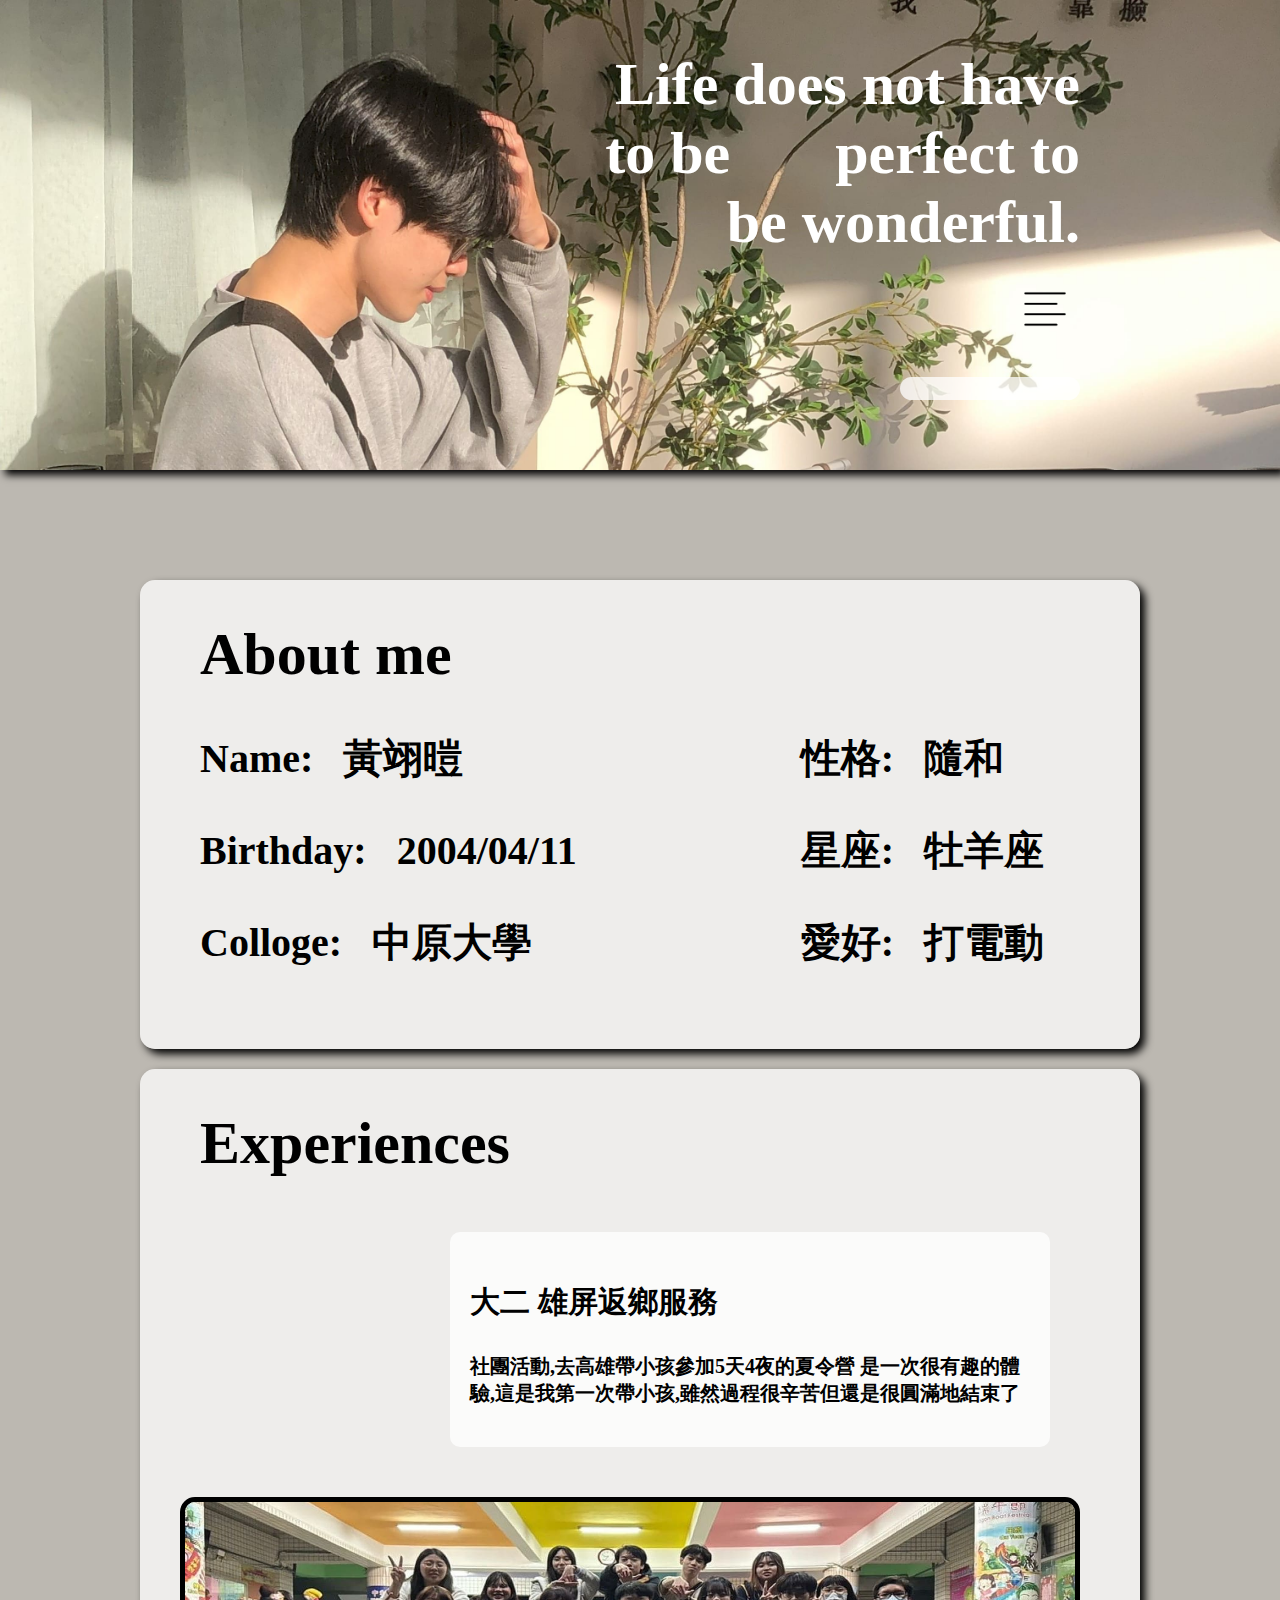
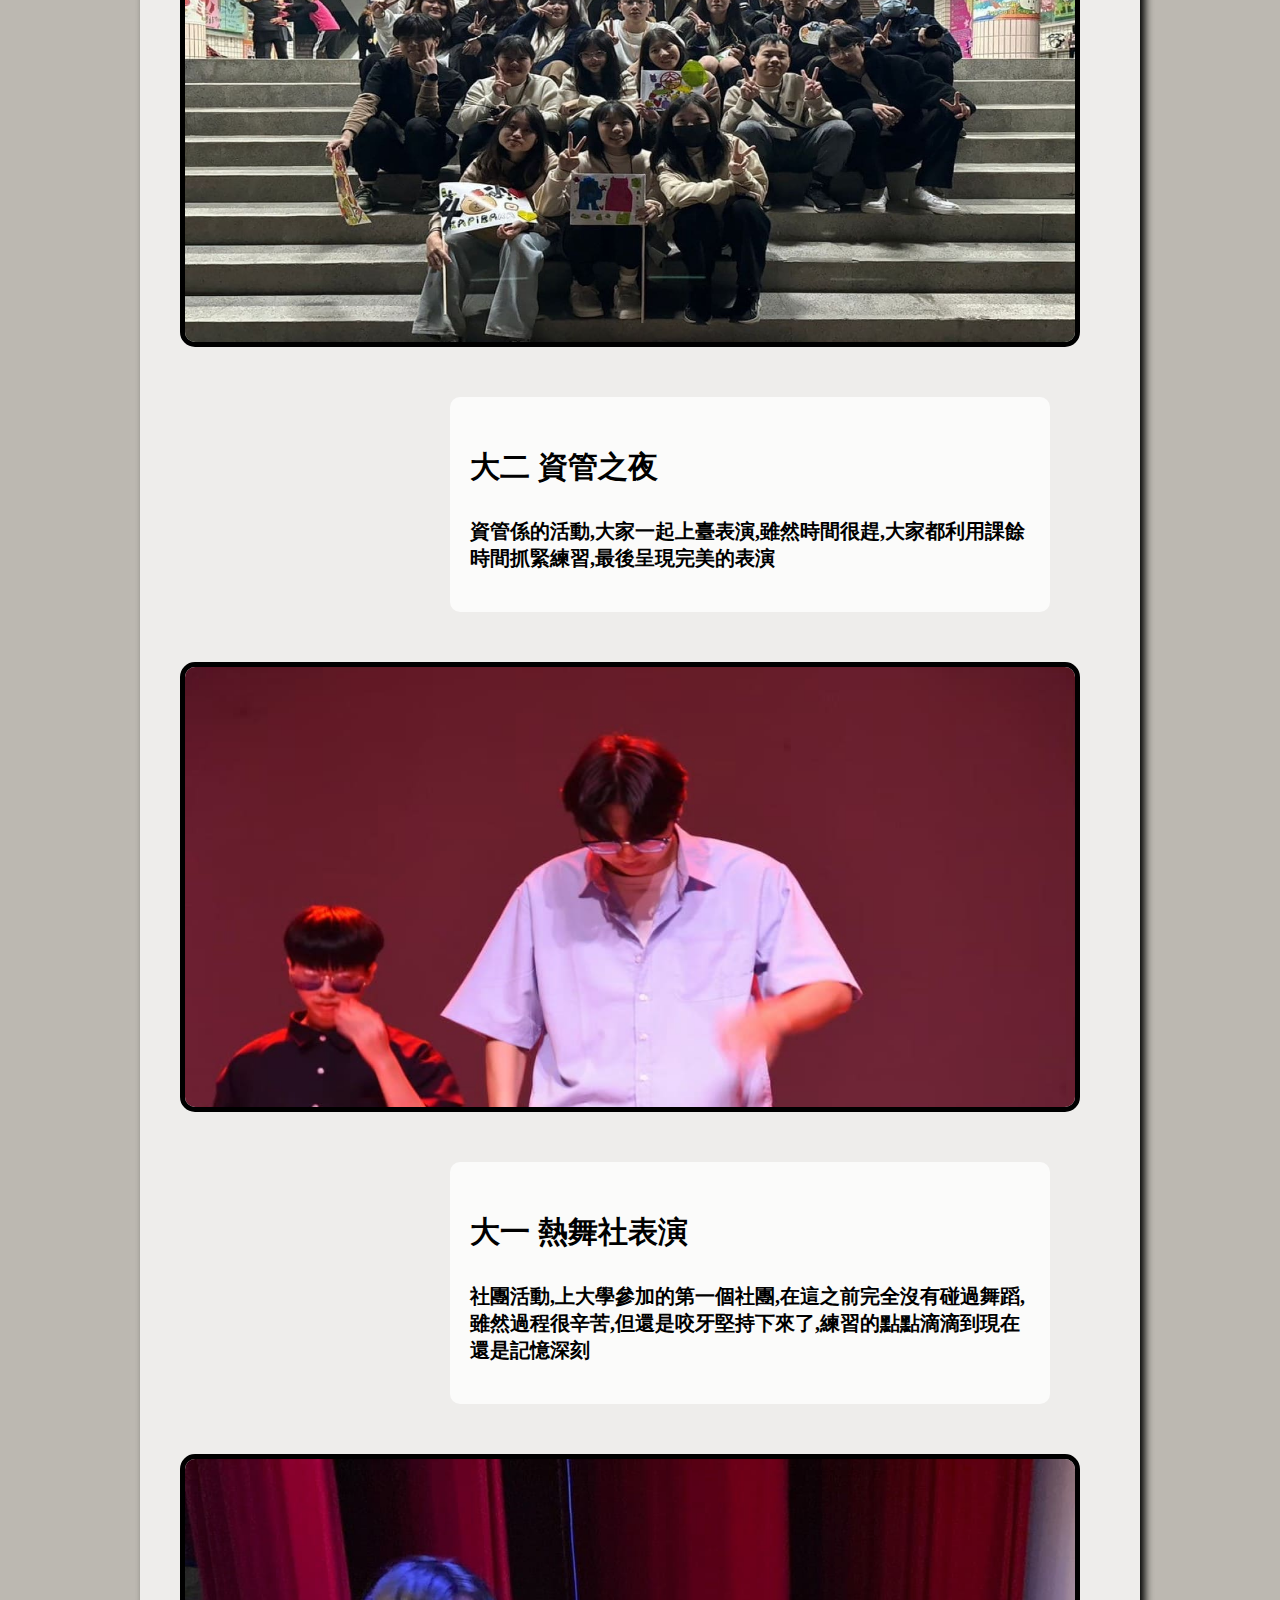
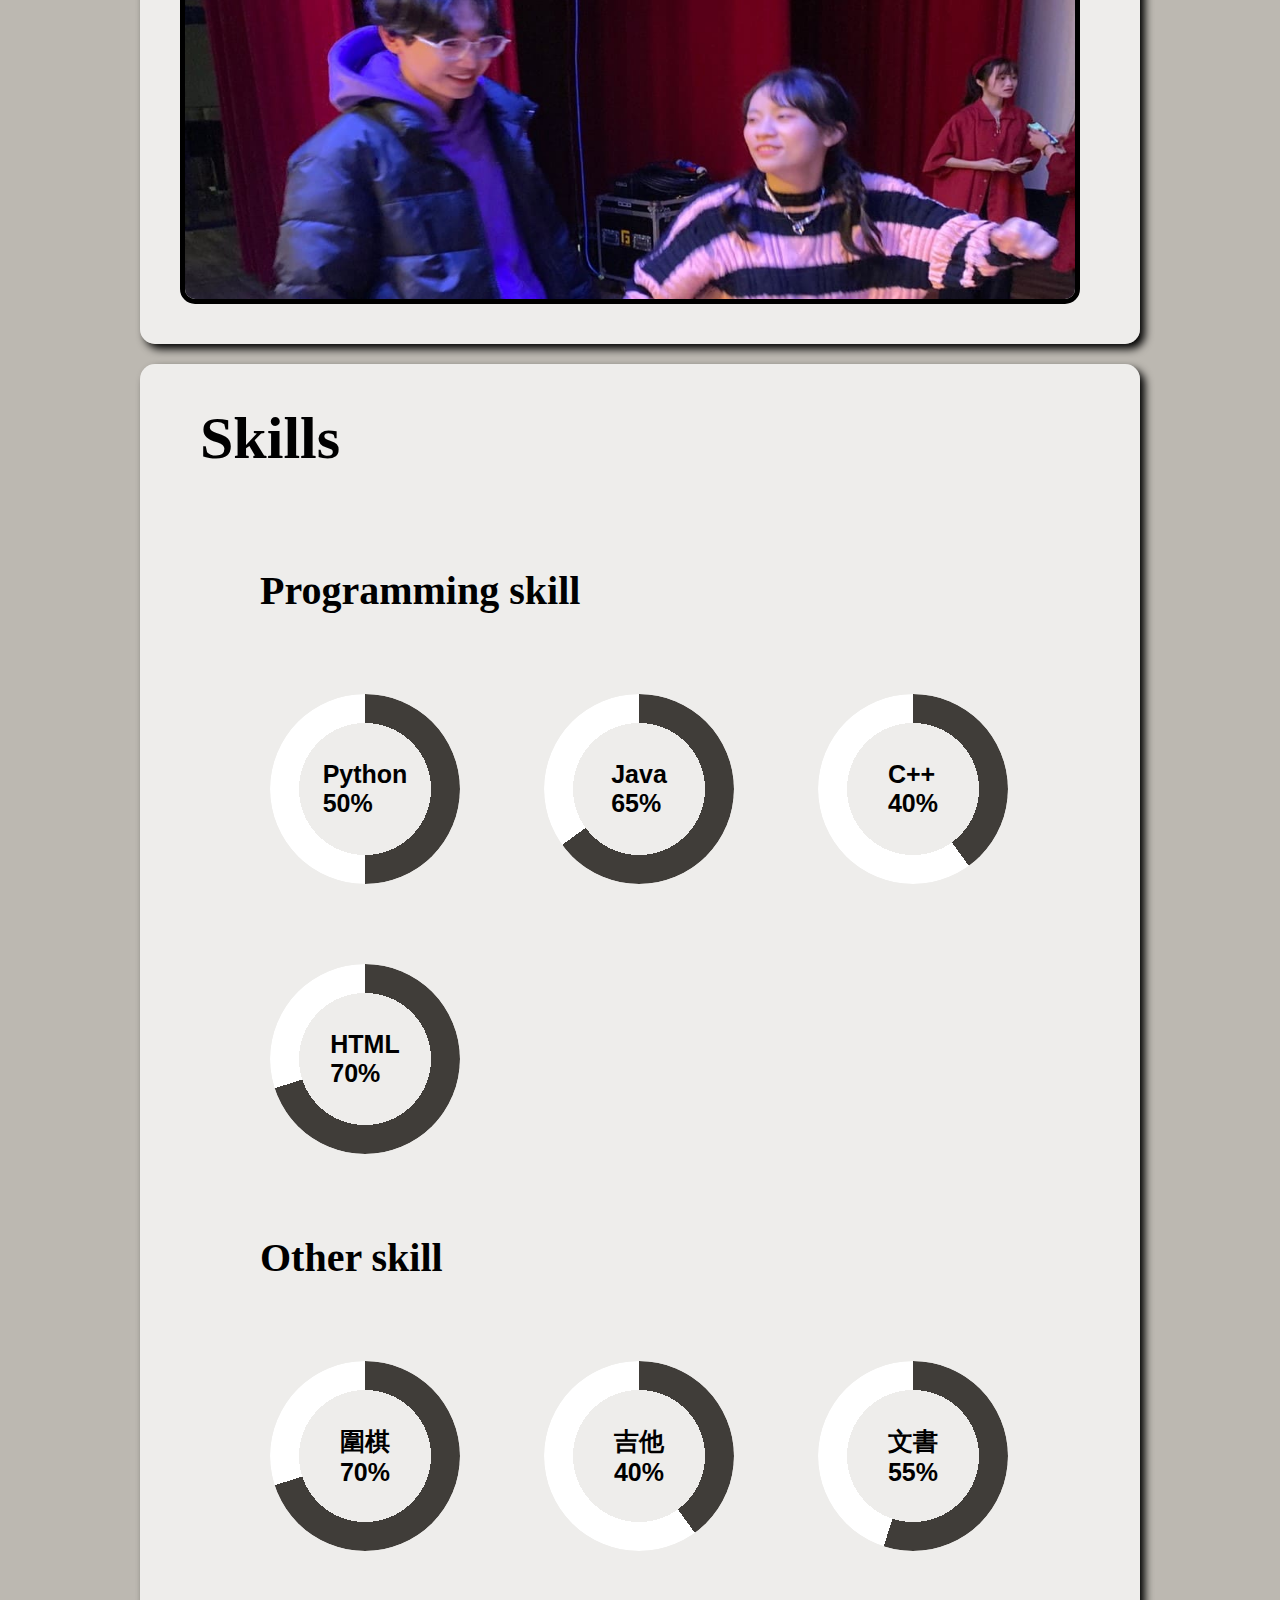
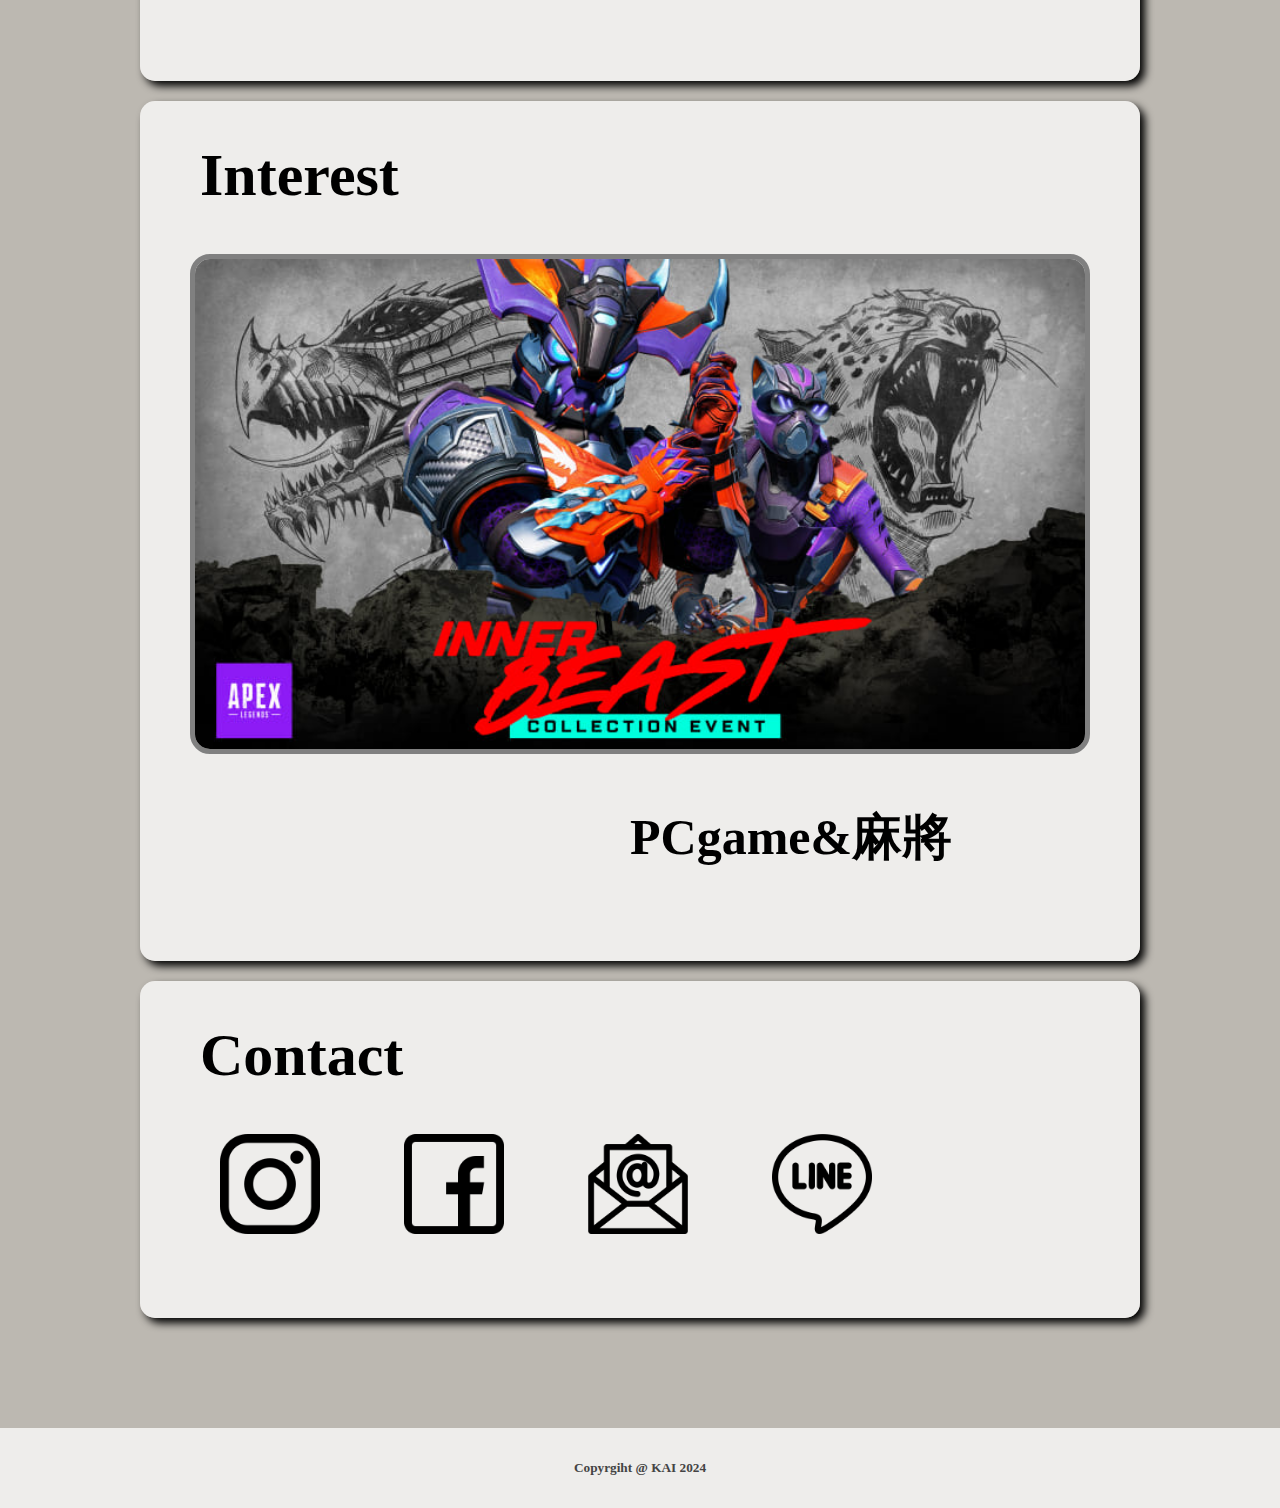
<file: index.html>
<!DOCTYPE html>
<html lang="en">
  <head>
    <meta charset="UTF-8" />
    <meta http-equiv="X-UA-Compatible" content="IE=edge" />
    <meta name="viewport" content="width=device-width, initial-scale=1.0" />
    <title>11144236</title>
    <link rel="stylesheet" href="css/web.css">
  </head>
  <body>
    <header id="header">
      <h1>Life does not have to be &nbsp&nbsp&nbsp&nbsp&nbsp perfect to be wonderful.</h1>
      <link rel="stylesheet" href="css/menu2.css">
          <label for="switch"><img src="picture/burger.png"></label>
          <input type="checkbox" id="switch">
          <div class="menu">
            <ul>
              <li><b><a href="#about">About me</a></li>
              <li><b><a href="#Exp">Experiences</a></li>
              <li><b><a href="#Skill">Skills</a></li>
              <li><b><a href="#Interest">Interest</a></li>
              <li><b><a href="#contact">Contact</a></li>
            </ul>
          </div>  
         
        <aside class="card">
        <nav>
          <p>&nbsp</p>
      </nav>
      </aside>
    </header>
    
    
    <main>
      <article>
        <section class="bg" id="about">
          <a href="#header"><h2>About me </h2></a>
          
          <div class="aboutme" >
            <b>
             Name:&nbsp&nbsp 黃翊暟 <br>
             Birthday:&nbsp&nbsp 2004/04/11 <br>
            Colloge:&nbsp&nbsp 中原大學 
          </b>
        </div>
        <div class="aboutme2" >
          <b>
           性格:&nbsp&nbsp 隨和 <br>
           星座:&nbsp&nbsp 牡羊座 <br>
          愛好:&nbsp&nbsp 打電動 <br>
        </b>
      </div>
        </section>

        <section class="bg" id="Exp">
          <a href="#header"><h2>Experiences</h2></a>
          <div class="bdtext">
            <p class="text2"><b>大二 雄屏返鄉服務</p></b>
            <p>社團活動,去高雄帶小孩參加5天4夜的夏令營
            是一次很有趣的體驗,這是我第一次帶小孩,雖然過程很辛苦但還是很圓滿地結束了</p>
          </div>
          <div class="pictures-wrap">
          <link rel="stylesheet" href="css/carousel.css">
          <ul class="tk">
            <li class="op"><img class="img2" src="picture/kaoxiong.jpg" alt=""></li>
            <li class="op"><img class="img2" src="picture/kaoxiong1.jpg" alt=""></li>
            <li class="op"><img class="img2" src="picture/kaoxiong2.jpg" alt=""></li>
            <li class="op"><img class="img2" src="picture/kaoxiong3.jpg" alt=""></li>
          </ul>
          </div>
          <div class="bdtext">
            <p class="text2"><b>大二 資管之夜</p></b>
            <p>資管係的活動,大家一起上臺表演,雖然時間很趕,大家都利用課餘時間抓緊練習,最後呈現完美的表演</p>
          </div>
          <div class="pictures-wrap">
          <link rel="stylesheet" href="css/carousel.css">
          <ul class="tk">
            <li class="op"><img class="img2" src="picture/dance.jpg" alt=""></li>
            <li class="op"><img class="img2" src="picture/dance1.jpg" alt=""></li>
            <li class="op"><img class="img2" src="picture/dance2.jpg" alt=""></li>
            <li class="op"><img class="img2" src="picture/dance3.jpg" alt=""></li>
          </ul>
          </div>
          <div class="bdtext">
            <p class="text2"><b>大一 熱舞社表演</p></b>
            <p>社團活動,上大學參加的第一個社團,在這之前完全沒有碰過舞蹈,雖然過程很辛苦,但還是咬牙堅持下來了,練習的點點滴滴到現在還是記憶深刻</p>
          </div>
          <div class="pictures-wrap">
          <link rel="stylesheet" href="css/carousel.css">
          <ul class="tk">
            <li class="op"><img class="img2" src="picture/dance4.jpg" alt=""></li>
            <li class="op"><img class="img2" src="picture/dance5.jpg" alt=""></li>
            <li class="op"><img class="img2" src="picture/dance6.jpg" alt=""></li>
            <li class="op"><img class="img2" src="picture/dance7.jpg" alt=""></li>
          </ul>
          </div>
        </section>

        <section class="bg" id="Skill">
          <link rel="stylesheet" href="css/pie.css">
          <a href="#header"><h2>Skills</h2></a>
          <div class="ui">
                <p class="p1"><b>Programming skill</p></b>
                <div class="pie ani" style="--percentage: 50; --color: #403d39;">Python<br>50%</div>
                <div class="pie ani" style="--percentage: 65; --color: #403d39;">Java<br>65%</div>
                <div class="pie ani" style="--percentage: 40; --color: #403d39;">C++<br>40%</div>
                <div class="pie ani" style="--percentage: 70; --color: #403d39">HTML<br>70%</div><br>
                <p class="p1"><b>Other skill</p></b>
                <div class="pie ani" style="--percentage: 70; --color: #403d39;">圍棋<br>70%</div>
                <div class="pie ani" style="--percentage: 40; --color: #403d39;">吉他<br>40%</div>
                <div class="pie ani" style="--percentage: 55; --color: #403d39;">文書<br>55%</div>
            </div>
        </section>
        <section class="bg" id="Interest" >
          <a href="#header"><h2>Interest</h2></a>
          <div class="pictures-wrap2">
            <link rel="stylesheet" href="css/picture.css">
            <ul class="tk3">
              <li class="op3"><img class="img3" src="picture/apex.jpg" alt=""></li>
              <li class="op3"><img class="img3" src="picture/val.jpg" alt=""></li>
              <li class="op3"><img class="img3" src="picture/majiang.jpg" alt=""></li>
              <li class="op3"><img class="img3" src="picture/vollyball.jpg" alt=""></li>
            </ul>
            </div>
            <p class="pcgame">PCgame&麻將</p>
          </section>
          <section class="bg" id="contact">
            <a href="#header"><h2 >Contact</h2></a>
            <div class="text1">
              <a href="https://www.instagram.com/huang_.kai/" target=“_blank”><img class="pi" src="picture/ig.png"></a>
              <a href="https://www.facebook.com/?locale=zh_TW" target=“_blank”><img class="pi" src="picture/fb.png"></a>
              <a href="mailto:billy200300@gmail.com" target=“_blank”><img class="pi" src="picture/email.png" ></a>
              <a href="https://line.me/ti/p/CtZbRUd8ro/" target=“_blank”><img class="pi" src="picture/line.png" ></a>
            </div>
            </section>
      </article>

    </main>
    <div class="clearfix"></div>
    <footer>
      <h5>Copyrgiht @ KAI 2024</h5>
    </footer>
  </body>
</html>
</file>
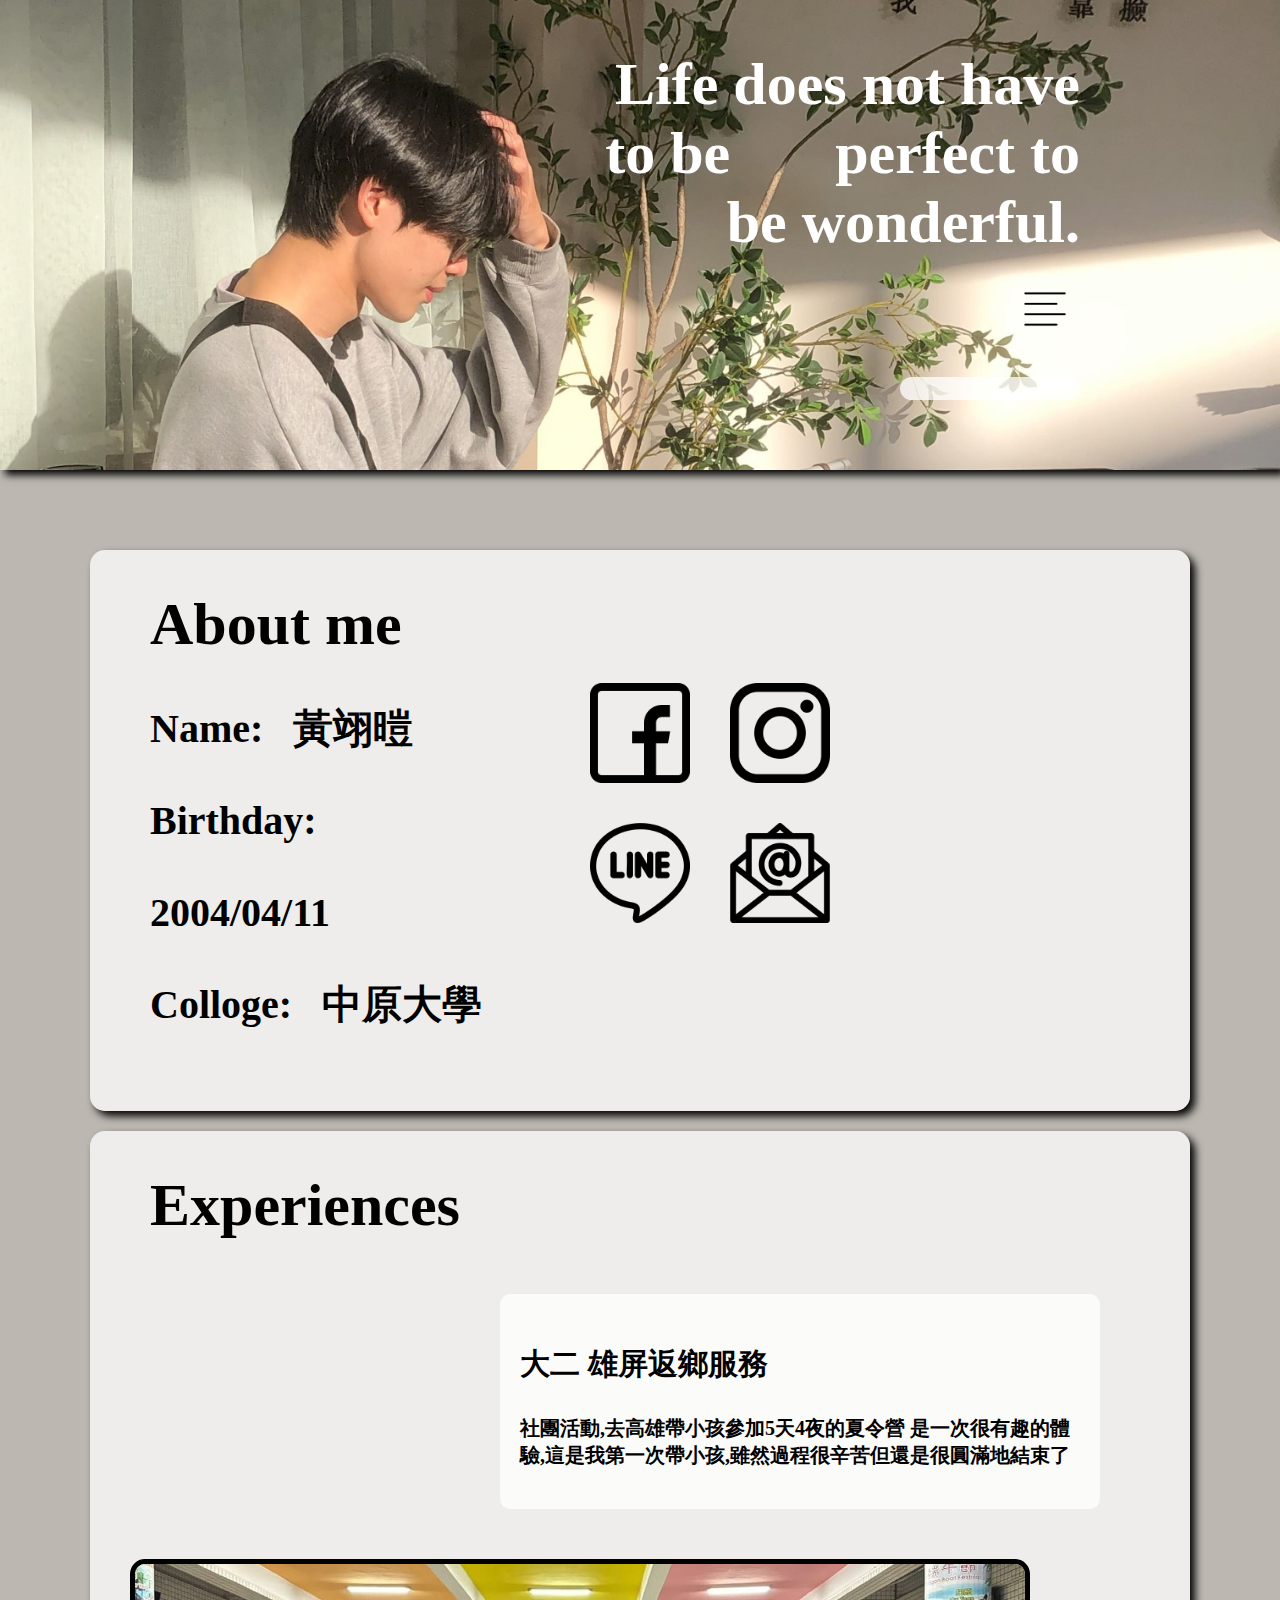
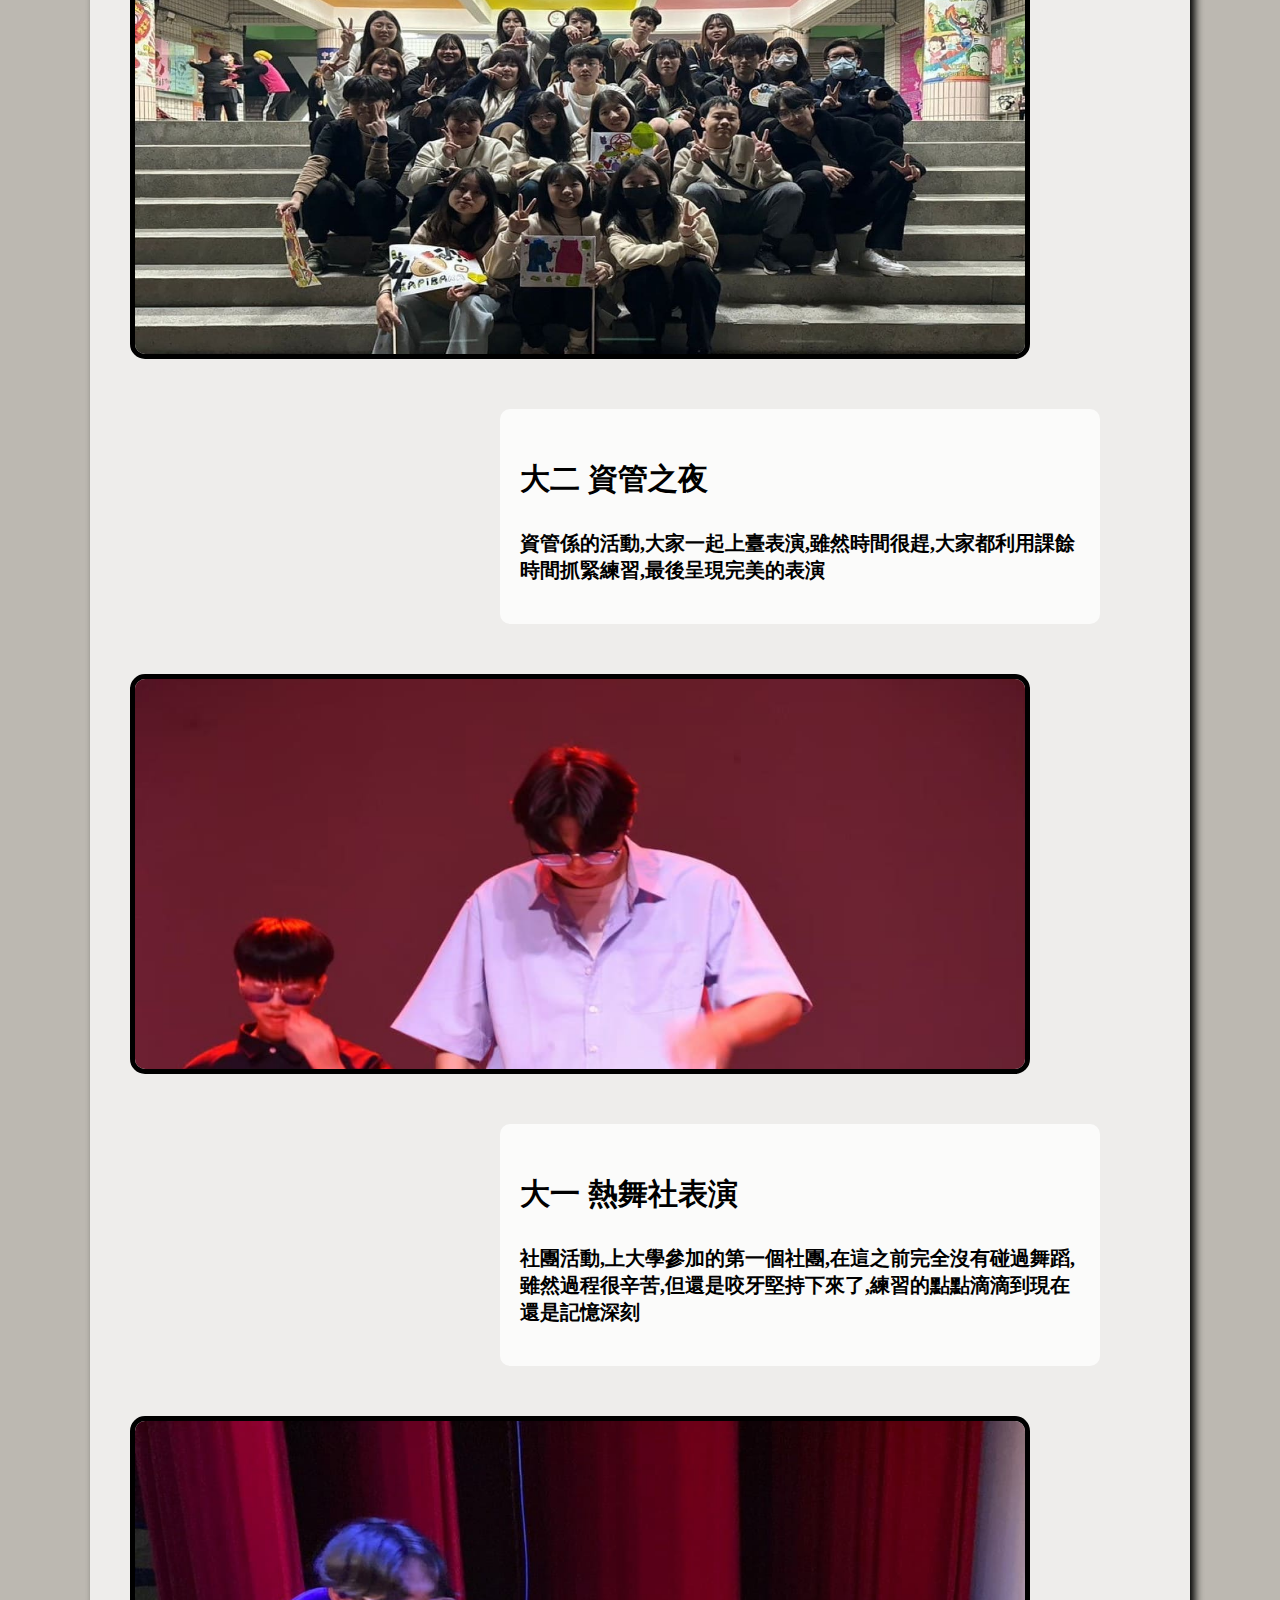
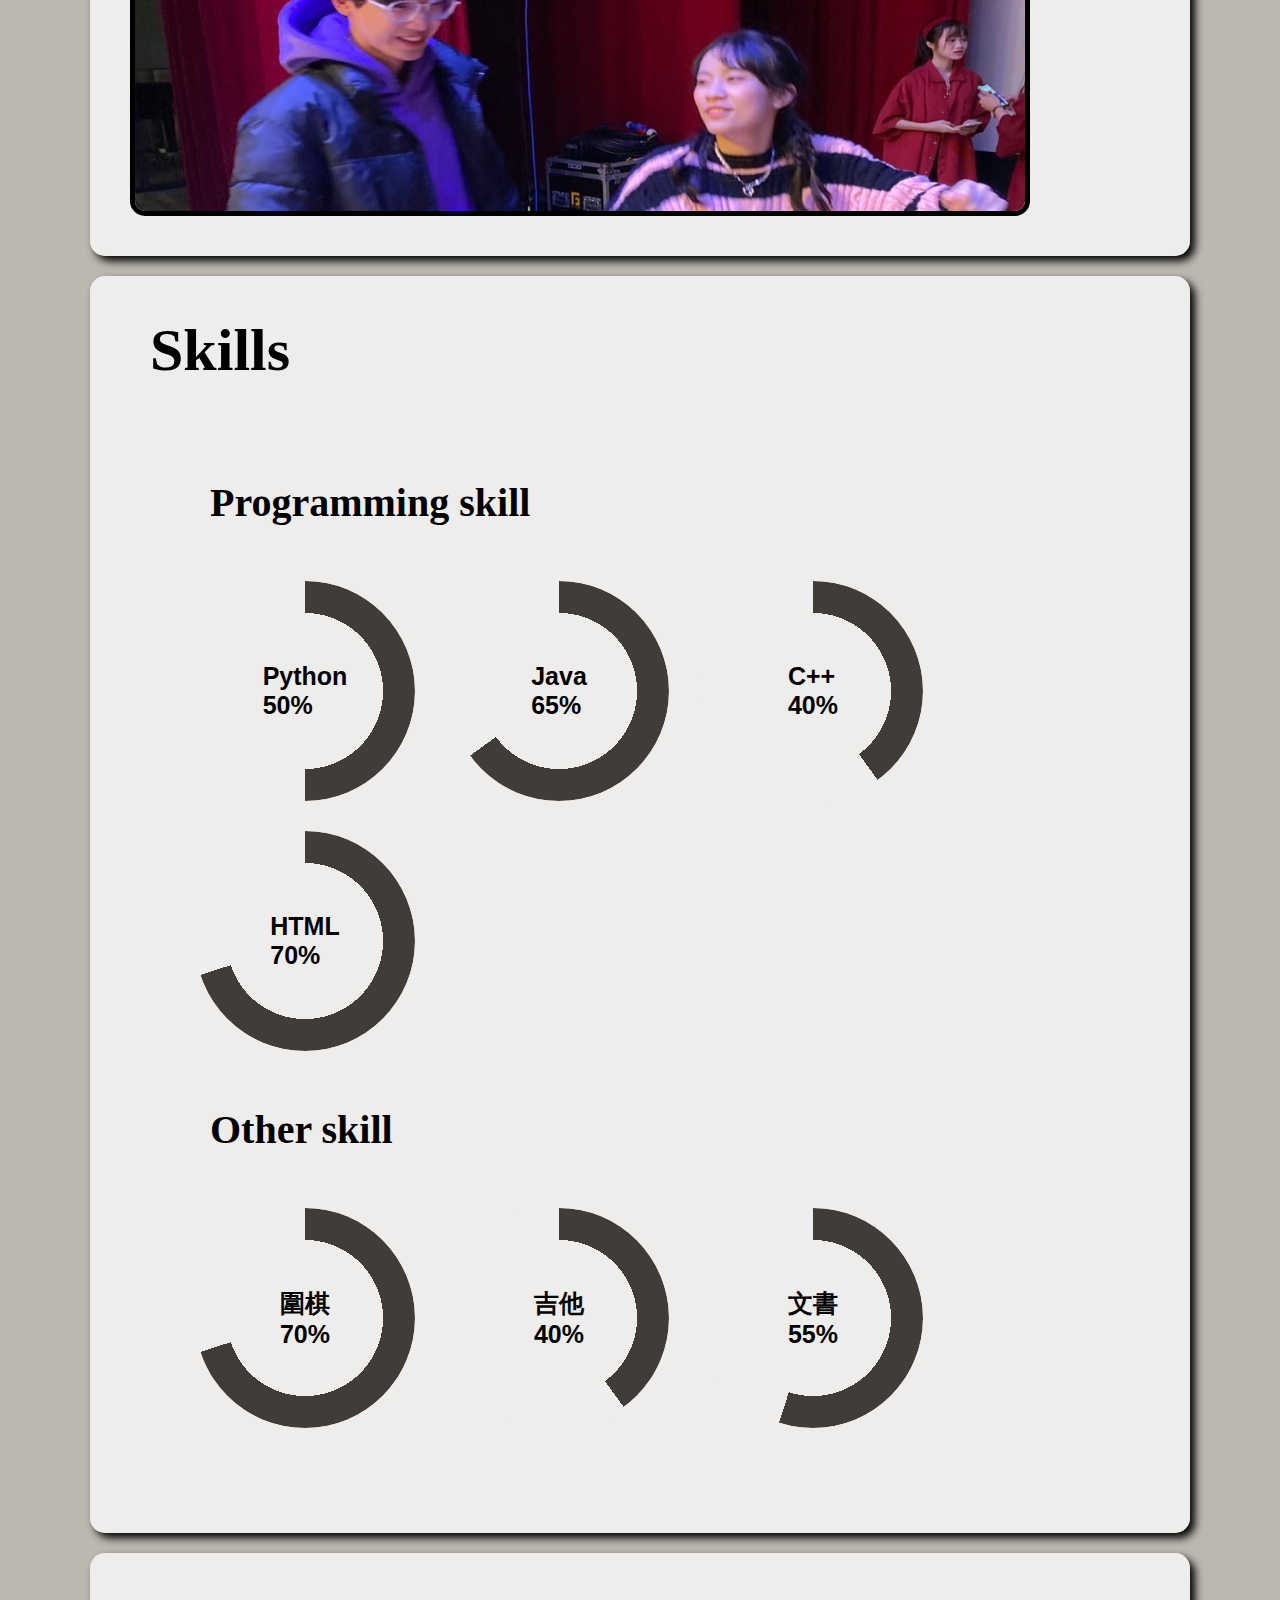
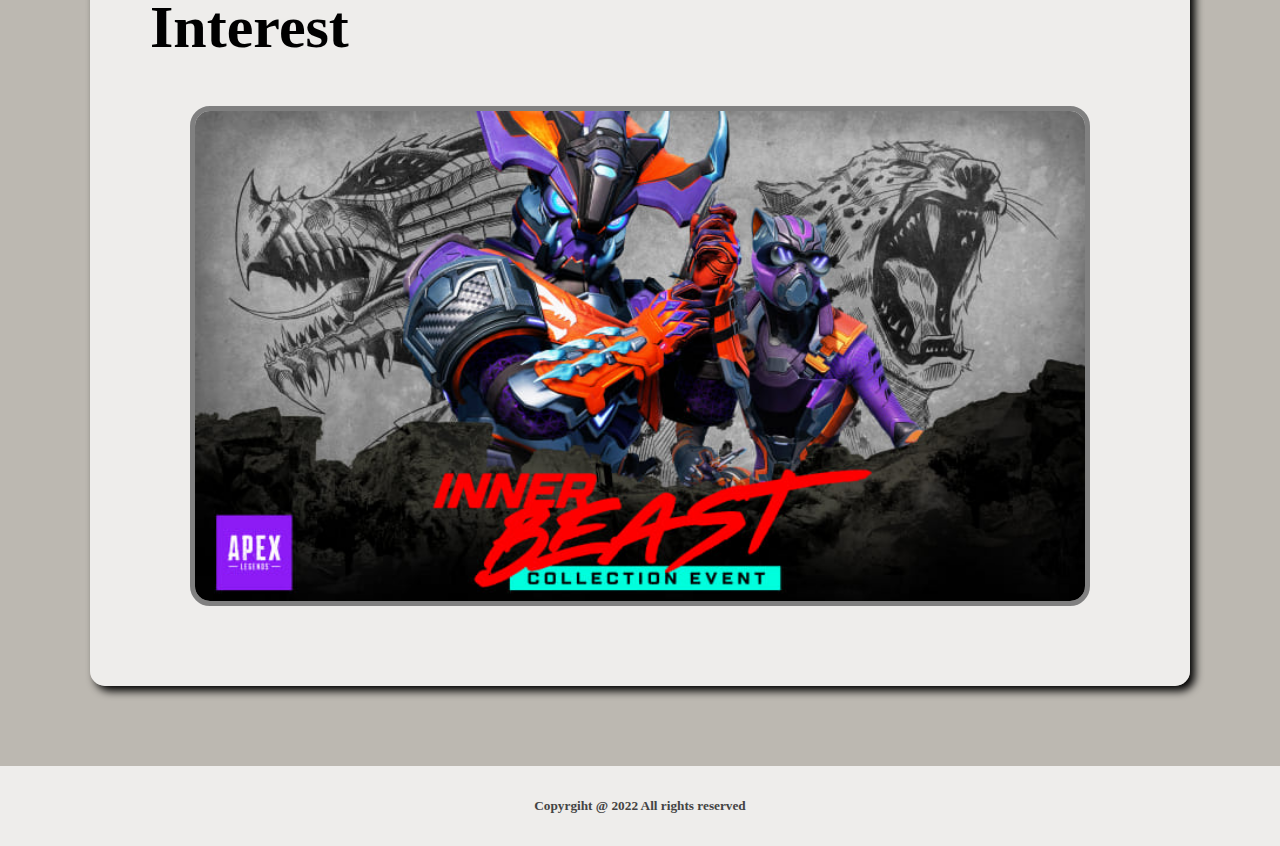
<file: demo.html>
<!DOCTYPE html>
<html lang="en">
  <head>
    <meta charset="UTF-8" />
    <meta http-equiv="X-UA-Compatible" content="IE=edge" />
    <meta name="viewport" content="width=device-width, initial-scale=1.0" />
    <title>11144236</title>
    <link rel="stylesheet" href="web.css">
  </head>
  <body>
    <header>
      <h1>Life does not have to be &nbsp&nbsp&nbsp&nbsp&nbsp perfect to be wonderful.</h1>
      <link rel="stylesheet" href="menu2.css">
          <label for="switch"><img src="picture/burger.png"></label>
          <input type="checkbox" id="switch">
          <div class="menu">
            <ul>
              <li><b><a href="#about">About me</a></li>
              <li><b><a href="#Exp">Experiences</a></li>
              <li><b><a href="#Skill">Skills</a></li>
              <li><b><a href="#Interest">Interest</a></li>
              <li><b><a href="##">Contact</a></li>
            </ul>
          </div>  
         
        <aside class="card">
        <nav>
          <p>&nbsp</p>
      </nav>
      </aside>
    </header>
    
    
    <main>
      <article>
        <section class="bg" id="about">
          <h2>About me </h2>
          <div class="text1">
            <img class="pi" src="picture/ig.png" >
            <img class="pi" src="picture/fb.png" >
            <img class="pi" src="picture/email.png" >
            <img class="pi" src="picture/line.png" >
          </div>
          <div class="aboutme" >
            <b>
             Name:&nbsp&nbsp 黃翊暟<br>
             Birthday:&nbsp&nbsp 2004/04/11<br>
            Colloge:&nbsp&nbsp 中原大學<br>
          </b>
          </div>
        </section>

        <section class="bg" id="Exp">
          <h2>Experiences</h2>
          <div class="bdtext">
            <p class="text2"><b>大二 雄屏返鄉服務</p></b>
            <p>社團活動,去高雄帶小孩參加5天4夜的夏令營
            是一次很有趣的體驗,這是我第一次帶小孩,雖然過程很辛苦但還是很圓滿地結束了</p>
          </div>
          <div class="pictures-wrap">
          <link rel="stylesheet" href="carousel.css">
          <ul class="tk">
            <li class="op"><img class="img2" src="picture/kaoxiong.jpg" alt=""></li>
            <li class="op"><img class="img2" src="picture/kaoxiong1.jpg" alt=""></li>
            <li class="op"><img class="img2" src="picture/kaoxiong2.jpg" alt=""></li>
            <li class="op"><img class="img2" src="picture/kaoxiong3.jpg" alt=""></li>
          </ul>
          </div>
          <div class="bdtext">
            <p class="text2"><b>大二 資管之夜</p></b>
            <p>資管係的活動,大家一起上臺表演,雖然時間很趕,大家都利用課餘時間抓緊練習,最後呈現完美的表演
            </p>
          </div>
          <div class="pictures-wrap">
          <link rel="stylesheet" href="carousel.css">
          <ul class="tk">
            <li class="op"><img class="img2" src="picture/dance.jpg" alt=""></li>
            <li class="op"><img class="img2" src="picture/dance1.jpg" alt=""></li>
            <li class="op"><img class="img2" src="picture/dance2.jpg" alt=""></li>
            <li class="op"><img class="img2" src="picture/dance3.jpg" alt=""></li>
          </ul>
          </div>
          <div class="bdtext">
            <p class="text2"><b>大一 熱舞社表演</p></b>
            <p>社團活動,上大學參加的第一個社團,在這之前完全沒有碰過舞蹈,雖然過程很辛苦,但還是咬牙堅持下來了,練習的點點滴滴到現在還是記憶深刻</p>
          </div>
          <div class="pictures-wrap">
          <link rel="stylesheet" href="carousel.css">
          <ul class="tk">
            <li class="op"><img class="img2" src="picture/dance4.jpg" alt=""></li>
            <li class="op"><img class="img2" src="picture/dance5.jpg" alt=""></li>
            <li class="op"><img class="img2" src="picture/dance6.jpg" alt=""></li>
            <li class="op"><img class="img2" src="picture/dance7.jpg" alt=""></li>
          </ul>
          </div>
        </section>

        <section class="bg" id="Skill">
          <link rel="stylesheet" href="pie.css">
          <h2>Skills</h2>
          <div class="ui">
                <p class="p1"><b>Programming skill</p></b>
                <div class="pie ani" style="--percentage: 50; --color: #403d39;">Python<br>50%</div>
                <div class="pie ani" style="--percentage: 65; --color: #403d39;">Java<br>65%</div>
                <div class="pie ani" style="--percentage: 40; --color: #403d39;">C++<br>40%</div>
                <div class="pie ani" style="--percentage: 70; --color: #403d39">HTML<br>70%</div><br>
                <p class="p1"><b>Other skill</p></b>
                <div class="pie ani" style="--percentage: 70; --color: #403d39;">圍棋<br>70%</div>
                <div class="pie ani" style="--percentage: 40; --color: #403d39;">吉他<br>40%</div>
                <div class="pie ani" style="--percentage: 55; --color: #403d39;">文書<br>55%</div>
            </div>
        </section>
        <section class="bg" id="Interest" >
          <h2>Interest</h2>
          <div class="pictures-wrap2">
            <link rel="stylesheet" href="picture.css">
            <ul class="tk3">
              <li class="op3"><img class="img3" src="picture/apex.jpg" alt=""></li>
              <li class="op3"><img class="img3" src="picture/val.jpg" alt=""></li>
              <li class="op3"><img class="img3" src="picture/majiang.jpg" alt=""></li>
              <li class="op3"><img class="img3" src="picture/vollyball.jpg" alt=""></li>
            </ul>
            </div>
          </section>
      </article>

    </main>
    <div class="clearfix"></div>
    <footer>
      <h5>Copyrgiht @ 2022 All rights reserved</h5>
    </footer>
  </body>
</html>
</file>
<file: css/web.css>
* {
    box-sizing: border-box;
    position: relative;
}
html{
    scroll-behavior: smooth;
}
body {
    background-color: #bcb8b1;
    margin: 0px;
}

header {
    background-image: url("../picture/me2.jpg");
    background-size: cover;
    margin: 0 auto;
    padding: 50px 200px;
    font-size: large;
    box-shadow: 5px 5px 8px 0 #000;
    background-color:rgb(255, 255, 255,0.1);

}

/*動畫*/
nav a:hover {
    background-color: rgba(255, 255, 255, 0.75);
    color: white;
    position: relative;
}

footer {
    background-color: rgba(255, 255, 255, 0.75);
    color: #444444;
    text-align: center;
    padding: 10px;
}

main {
    padding: 20px 50px;
    position: relative;
}

article {

    margin: 20px 40px;
    padding: 50px 50px;
}
.aside{
    float: left;
    width: 25%;
    text-align: center;
}

.clearfix {
    clear: both;
}

.card {
    border-radius: 15px;
    color:rgb(0, 0, 0);
    text-align: right;
    font-size: 50px;
    margin-left: 700px;
    padding: auto;
    background-color: rgba(255, 255, 255, 0.75);
    font-family: Serif;
}

.aboutme{
    font-size: 40px;
    line-height: 230%;
    padding: 20px;
    font-family: Serif;
    display:inline-block;
}
.aboutme2{
    font-size: 40px;
    line-height: 230%;
    padding-left: 200px;
    font-family: Serif;
    display:inline-block;
}
h1{
    margin: 0;
    padding: 0;
    font-size: 60px;
    text-align: right;
    padding-left: 400px;
    margin: 200px;
    border-radius: 15px;
    color: white;
    font-family: Serif;
}
h2{
    font-size: 60px;
    padding-left: 20px ;
    margin: 0;
    font-family: Serif;
    position: relative;
    transition: all 0.2s .2s; 
}
/*鼠標移到字上的動畫*/
h2:hover {
    font-size: 70px; 
    transform: scale(1.2);
}
h2:hover::after{
    width:50%;
  }
h2::after{
    content:" ";
    display:block; 
    width: 0%;
    height: 4px;
    background-color: black;
    transition: .3s .1s;
  }
  /*超鏈接不變色*/
a,a:link,a:visited{
    color:#000
}
.bdtext{
    float: right;  
    width: 600px;
    margin: 50px;
    padding: 20px 20px;
    height: 100%;
    background-color: rgba(255, 255, 255, 0.75);
    font-family: Serif;
    transition: all 0.2s ease-in-out;
    border-radius: 10px;
}
.bdtext:hover {
    font-size: 70px; 
    transform: scale(1.2);
    background-color: rgba(186, 182, 182, 0.75);
}
.pi{
    width: 100px;
    height: 100px;
    margin: 40px ;
}
.pi:hover{
    font-size: 70px; 
    transform: scale(1.5);
}
.bg{
    background-size: cover;
    margin: 20px auto;
    padding: 40px;
    border-radius: 15px;
    box-shadow: 5px 5px 8px 0 #000;
    background-color: rgba(255,255,255, 0.75);
    font-family: Serif;
}
.text1{
    width: 1200px;
   padding-right: 300px;
   height: 100%;
   font-family: Serif;
}
.text2{
    font-size: 30px;
    font-family: Serif;
}
p{
    font-size: 20px;
    font-family: Serif;
}
.ui{
    margin: 0px;
    padding: 50px 50px;
}
.p1{
    font-size: 40px;
    font-family: serif;
    padding-left: 30px;
}
.pcgame{
    font-size: 50px;
    font-family: serif;
    padding-left: 450px;
    
}
</file>
<file: css/menu2.css>
body, h1, ul, li {
    margin: 0;
    
  }
  
  * {
    box-sizing: border-box;
  }
  
  ul {
    list-style: none; 
    padding-left: 0; 
  }
  
  a {
    text-decoration: none;
  }
  
  input {
    display: none;
  }
  /*選單按鈕*/
  label {
    float: right;
    padding-right: 10px;
    line-height: 100px;
    cursor: pointer;
    img {
      width: 50px;
      height: 50px;   
      vertical-align: middle;
    }
  }
  
/*下拉選單*/
  .menu {
    position: relative;
    opacity:1;
    clear: both;
  
    li {
      text-align: center;
     
      
      
      a {
        display: inline-block;
        display: block;
        line-height: 70px;
        font-size: 30px;
        padding-right: 10px;
        color: white;
        font-family: Serif;
        transition: all 0.3s ease-in-out; 
    
        &:hover {
          background: #bcb8b1;
          border-radius: 20px;
          color:white;
          font-size: 60px; 
          transform:scale(1);
        }
      }

    }
  }
  
  /* 下拉選單效果 */
  .menu {
    max-height: 0;
    overflow: hidden;
    transition: .4s; 
    background-color: rgba(116, 112, 112,0.5);
    border-radius: 15px;
  }
  
  input:checked ~ .menu {
    max-height: 500px;
  }
</file>
<file: css/carousel.css>
.tk,
ol,
.op {
  list-style: none;
  margin: 0px;
  padding: 0px;
}

/* 動畫關鍵影格 */
@keyframes move {
  0%,
  20% {
    transform: translateX(0px);
  }
  25%,
  45% {
    transform: translateX(-900px);
  }
  50%,
  75% {
    transform: translateX(-1800px);
  }
  80%,
  100% {
    transform: translateX(-2700px);
  }
}

@-webkit-keyframes move {
  0%,
  20% {
    transform: translateX(0px);
  }
  25%,
  45% {
    transform: translateX(-900px);
  }
  50%,
  75% {
    transform: translateX(-1800px);
  }
  80%,
  100% {
    transform: translateX(-2700px);
  }
}

.pictures-wrap {
  width: 900px;
  height: 450px;
  margin: 0 auto;
  border: 5px solid black;
  overflow: hidden;
  margin: 0px ;
  border-radius: 15px;
}

.tk {
  width: 500%;
  display: flex;
  animation: move 10s infinite;
  object-fit:cover;
}

.img2 {
  width: 900px;
  height: 500px;
	}
</file>
<file: css/pie.css>
* {
    box-sizing: border-box;
  }

  @property --percentage{
    syntax: "<number>";
    inherits: true;
    initial-value: 0;
  }
  
  @keyframes pieAni {
    from {
      --percentage: 0;
    }
  }
  /*圓餅圖*/
  .pie {
    width: 190px; 
    aspect-ratio: 1;

    display: inline-grid;
    place-content: center;
    margin: 40px;
    font-size: 25px;
    font-weight: bold;
    font-family: sans-serif;
    position: relative;
    transition: all 0.2s ease-in-out;
  }

  .pie::before{
    content: "";
    display: inline-block;
    position: absolute;
    border-radius: 50%;
    inset: 0;
    background: conic-gradient(var(--color) calc(var(--percentage) * 1%),#0000 0%), #ffffff;
    -webkit-mask-image: radial-gradient(farthest-side,#0000 calc(100% - 10px),#000 calc(100% - 10px));
    mask-image: radial-gradient(farthest-side,#0000 calc(80% - 10px),#000 calc(80% - 10px));
  }
  .pie:hover {
    font-size: 30px; 
    transform: scale(1.2);
}
  .pie.ani{
    animation-name: pieAni;
    animation-duration: 5s;
    animation-fill-mode: both;
  }
</file>
<file: css/picture.css>
.tk3,
ol,
.op3 {
  list-style: none;
  margin: 0px;
  padding: 0px;
}

/*輪播動畫*/
@keyframes move {
  0%,
  20% {
    transform: translateX(0px);
  }
  25%,
  45% {
    transform: translateX(-900px);
  }
  50%,
  75% {
    transform: translateX(-1800px);
  }
  80%,
  100% {
    transform: translateX(-2700px);
  }
}

@-webkit-keyframes move {
  0%,
  20% {
    transform: translateX(0px);
  }
  25%,
  45% {
    transform: translateX(-900px);
  }
  50%,
  75% {
    transform: translateX(-1800px);
  }
  80%,
  100% {
    transform: translateX(-2700px);
  }
}

.pictures-wrap2 {
  width: 900px;
  height: 500px;
  margin: 0 auto;
  border: 5px solid gray;
  overflow: hidden;
  border-radius: 20px;
  margin: 40px auto;
}

.tk3 {
  width: 500%;
  display: flex;
  animation: move 10s infinite;
}

.img3 {
  width: 900px;
  height: 500px;
}
</file>
<file: web.css>
* {
    box-sizing: border-box;
    position: relative;
}

body {
    /*background-image: url("picture/bg1.jpg");*/
    background-color: #bcb8b1;
    margin: 0px;
}

header {
    background-image: url("picture/me2.jpg");
    background-size: cover;
    /*color: white;
    text-align: center;*/
    margin: 0 auto;
    padding: 50px 200px;
    font-size: large;
    box-shadow: 5px 5px 8px 0 #000;
    background-color:rgb(255, 255, 255,0.1);
}


nav a:hover {
    background-color: rgba(255, 255, 255, 0.75);
    color: white;
    position: relative;
}

footer {
    background-color: rgba(255, 255, 255, 0.75);
    color: #444444;
    text-align: center;
    padding: 10px;
}

main {
    padding: 20px 50px;
}

article {
    /*width: 73%;*/
    margin: 20px 20px;
    padding: 20px 20px;
}
.aside{
    float: left;
    width: 25%;
    text-align: center;
}

.clearfix {
    clear: both;
}

.card {
    /*background-image: url("picture/bg.jpg");*/
    border-radius: 15px;
    color:rgb(0, 0, 0);
    text-align: right;
    font-size: 50px;
    margin-left: 700px;
    padding: auto;
    background-color: rgba(255, 255, 255, 0.75);
    font-family: Serif;
}

.aboutme{
    font-size: 40px;
    line-height: 230%;
    padding: 20px;
    font-family: Serif;
}
h1{
    margin: 0;
    padding: 0;
    font-size: 60px;
    text-align: right;
    padding-left: 400px;
    margin: 200px;
    border-radius: 15px;
    color: white;
    font-family: Serif;
}
h2{
    font-size: 60px;
    padding-left: 20px ;
    margin: 0;
    font-family: Serif;
    position: relative;
    transition: all 0.2s .2s; 
}
h2:hover {
    font-size: 70px; /* 鼠标悬停时的字体大小 */
    transform: scale(1.2);
}
h2:hover::after{
    width:50%;
  }
h2::after{
    content:" ";
    display:block; 
    width: 0%;
    height: 4px;
    background-color: black;
    transition: .3s .2s;
  }
.bdtext{
    float: right;  /* 文字在右邊 */
    width: 600px;
    margin: 50px;
    padding: 20px 20px;
    height: 100%;
    background-color: rgba(255, 255, 255, 0.75);
    font-family: Serif;
    transition: all 0.2s ease-in-out;
    border-radius: 10px;
}
.bdtext:hover {
    font-size: 70px; /* 鼠标悬停时的字体大小 */
    transform: scale(1.2);
    background-color: rgba(186, 182, 182, 0.75);
}
.pi{
    width: 100px;
    height: 100px;
    margin: 20px ;
    display: block;
    float: right;
}
.bg{
    background-size: cover;
    margin: 20px auto;
    padding: 40px;
    border-radius: 15px;
    box-shadow: 5px 5px 8px 0 #000;
    background-color: rgba(255,255,255, 0.75);
    font-family: Serif;
}
.text1{
    float: right;  
    width: 700px;
   padding-right: 300px;
   height: 100%;
   font-family: Serif;
}
.text2{
    font-size: 30px;
    font-family: Serif;
}
p{
    font-size: 20px;
    font-family: Serif;
}
.ui{
    margin: 0px;
    padding: 50px 50px;
}
.p1{
    font-size: 40px;
    font-family: serif;
    padding-left: 30px;
}
/*@media screen and (max-width: 800px) {

    article,
    aside {
        float: none;
        width: 100%;
    }

    .card {
        padding: 10px;
        margin: 15px 0px;
    }

    img {
        max-width: 100%;
        height: 90%;
    }
}
<img src="picture/me.png"  width="300px" height="300px"style="border-radius: 50%;" >
*/
</file>
<file: pie.css>
* {
    box-sizing: border-box;
  }

  @property --percentage{
    syntax: "<number>";
    inherits: true;
    initial-value: 0;
  }
  
  @keyframes pieAni {
    from {
      --percentage: 0;
    }
  }
  
  .pie {
    /*大小*/
    width: 220px; 
    /* 寬高比 1:1 */
    aspect-ratio: 1;
  
    display: inline-grid;
    place-content: center;
    margin: 15px;
    font-size: 25px;
    font-weight: bold;
    font-family: sans-serif;
    position: relative;
  }

  .pie::before{
    content: "";
    display: inline-block;
    position: absolute;
    border-radius: 50%;
    inset: 0;
    background: conic-gradient(var(--color) calc(var(--percentage) * 1%),#0000 0%), #eee;
    -webkit-mask-image: radial-gradient(farthest-side,#0000 calc(100% - 10px),#000 calc(100% - 10px));
    mask-image: radial-gradient(farthest-side,#0000 calc(80% - 10px),#000 calc(80% - 10px));
  }

  .pie.ani{
    animation-name: pieAni;
    animation-duration: 5s;
    animation-fill-mode: both;
  }
</file>
<file: picture.css>
.tk3,
ol,
.op3 {
  list-style: none;
  margin: 0px;
  padding: 0px;
}

/* 動畫關鍵影格 */
@keyframes move {
  0%,
  20% {
    transform: translateX(0px);
  }
  25%,
  45% {
    transform: translateX(-900px);
  }
  50%,
  75% {
    transform: translateX(-1800px);
  }
  80%,
  100% {
    transform: translateX(-2700px);
  }
}
/* 支援webkit核心的瀏覽器用 */
@-webkit-keyframes move {
  0%,
  20% {
    transform: translateX(0px);
  }
  25%,
  45% {
    transform: translateX(-900px);
  }
  50%,
  75% {
    transform: translateX(-1800px);
  }
  80%,
  100% {
    transform: translateX(-2700px);
  }
}

.pictures-wrap2 {
  width: 900px;
  height: 500px;
  margin: 0 auto;
  border: 5px solid gray;
  overflow: hidden;
  border-radius: 20px;
  margin: 40px auto;
}

.tk3 {
  width: 500%;
  display: flex;
  animation: move 10s infinite;
}

.img3 {
  width: 900px;
  height: 500px;
}
</file>
<file: menu2.css>
/* reset */
body, h1, ul, li {
    margin: 0;
    
  }
  
  * {
    box-sizing: border-box;
  }
  
  ul {
    list-style: none; 
    padding-left: 0; 
  }
  
  a {
    text-decoration: none;
  }
  
  input {
    display: none;
  }
  
  /* 漢堡按鈕 */
  label {
    float: right;
    padding-right: 10px;
    line-height: 100px;
    cursor: pointer;
    img {
      width: 50px;
      height: 50px;   
      vertical-align: middle;
    }
  }
  
  /* menu*/
  .menu {
    position: relative;
    opacity:1;
    clear: both;
  
    li {
      text-align: center;
      /*border-bottom: 1px solid white;*/
      
      
      a {
        display: inline-block;
        display: block;
        line-height: 70px;
        font-size: 30px;
        padding-right: 10px;
        color: white;
        font-family: Serif;
        transition: all 0.3s ease-in-out; 
    
        &:hover {
          background: #bcb8b1;
          border-radius: 20px;
          color:white;
          font-size: 60px; /* 鼠标悬停时的字体大小 */
          transform:scale(1);/* 使用transform属性放大文字，注意transform属性的默认值为1 */
        }
      }

    }
  }
  
  /* 下拉選單效果 */
  .menu {
    max-height: 0;
    overflow: hidden;
    transition: .4s; /* 動畫秒數 */
    background-color: rgba(116, 112, 112,0.5);
    border-radius: 15px;
  }
  
  input:checked ~ .menu {
    max-height: 500px;
  }
  /* mediaquery */
  /*@media screen and (min-width: 768px) {
    label {
      display: none;
    }
    .menu {
      float: right;
      clear: none;
      max-height: 50px;
      background: #eee;
      li {
        display: inline-block;
        a {
          padding: 0 15px;  
        }
      }
    }
  }*/
</file>
<file: carousel.css>
/* // reset */
.tk,
ol,
.op {
  list-style: none;
  margin: 0px;
  padding: 0px;
}

/* 動畫關鍵影格 */
@keyframes move {
  0%,
  20% {
    transform: translateX(0px);
  }
  25%,
  45% {
    transform: translateX(-900px);
  }
  50%,
  75% {
    transform: translateX(-1800px);
  }
  80%,
  100% {
    transform: translateX(-2700px);
  }
}
/* 支援webkit核心的瀏覽器用 */
@-webkit-keyframes move {
  0%,
  20% {
    transform: translateX(0px);
  }
  25%,
  45% {
    transform: translateX(-900px);
  }
  50%,
  75% {
    transform: translateX(-1800px);
  }
  80%,
  100% {
    transform: translateX(-2700px);
  }
}

.pictures-wrap {
  width: 900px;
  height: 400px;
  margin: 0 auto;
  border: 5px solid black;
  overflow: hidden;
  margin: 0px ;
  border-radius: 15px;
}

.tk {
  width: 500%;
  display: flex;
  animation: move 10s infinite;
  object-fit:cover;
}

.img2 {
  width: 900px;
  height: 500px;
	}
</file>
